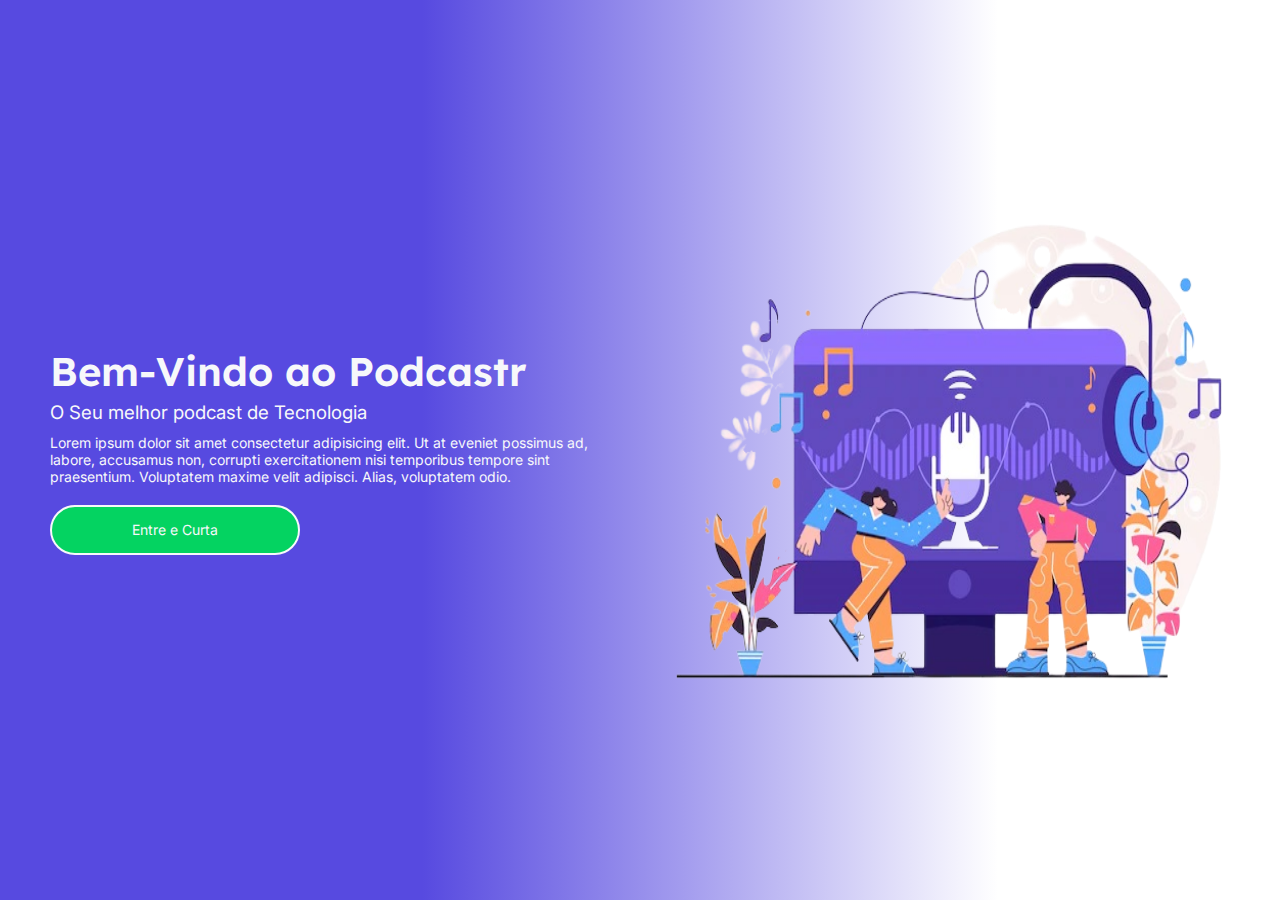
<file: Podcastr/index.html>
<!DOCTYPE html>
<html lang="pt-BR">

<head>
    <meta charset="UTF-8">
    <meta http-equiv="X-UA-Compatible" content="IE=edge">
    <meta name="viewport" content="width=device-width, initial-scale=1.0">
    <link rel="stylesheet" href="./css/style.css">
    <title>Podcastr</title>
</head>

<body>
    <main>
        <div class="container">

            <div class="content">
                <h1>Bem-Vindo ao Podcastr</h1>
                <h3>O Seu melhor podcast de Tecnologia</h3>
                <p>Lorem ipsum dolor sit amet consectetur adipisicing elit. Ut at eveniet possimus ad, labore, accusamus
                    non, corrupti exercitationem nisi temporibus tempore sint praesentium. Voluptatem maxime velit
                    adipisci.
                    Alias, voluptatem odio.</p>
                <div class="btn">
                    <a href="./pages/home.html">Entre e Curta</a>
                </div>
            </div>
            <img src="./img/ilustracao-bgremover.png" alt="">
        </div>
    </main>
</body>

</html>
</file>
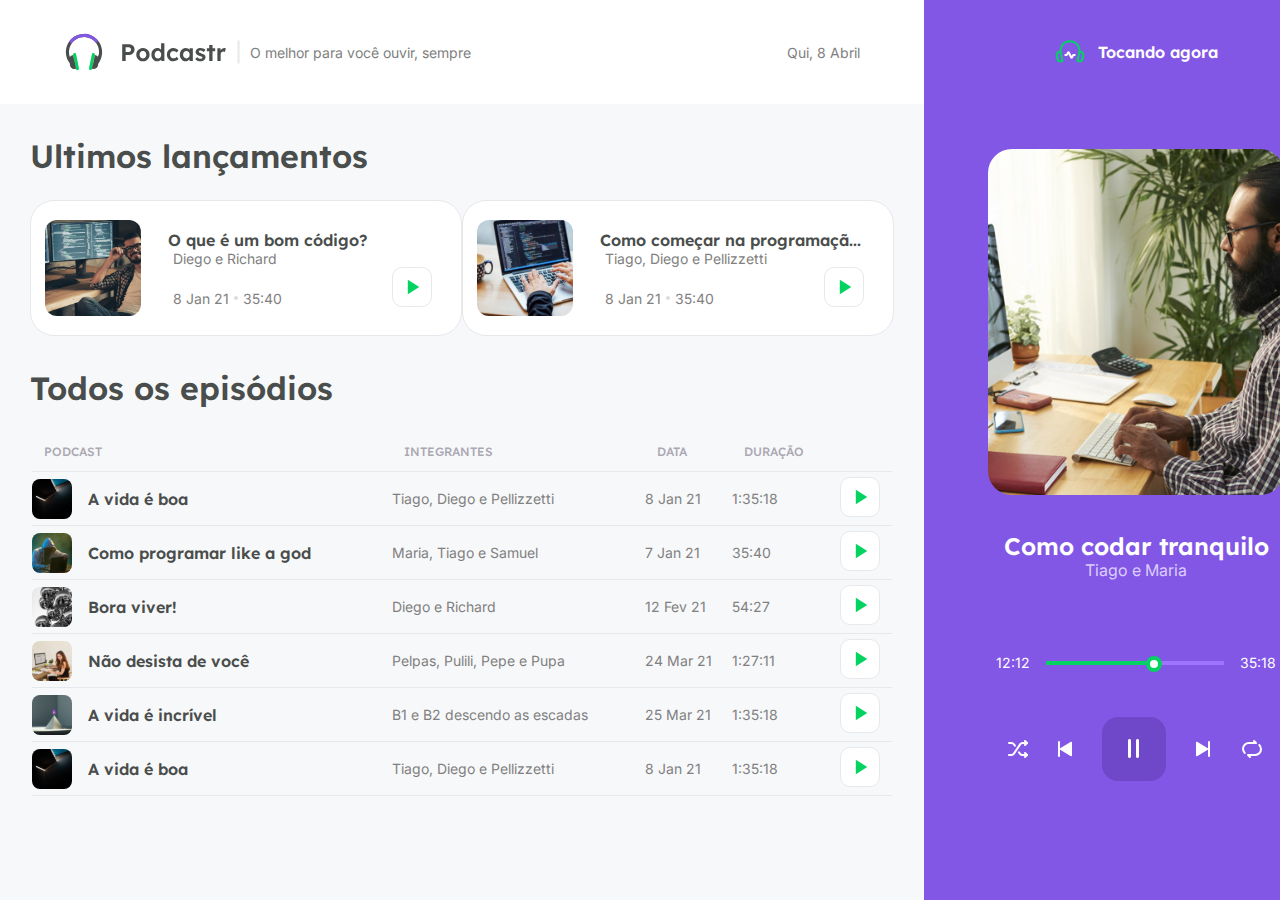
<file: Podcastr/pages/home.html>
<!DOCTYPE html>
<html lang="pt-BR">

<head>
    <meta charset="UTF-8">
    <meta http-equiv="X-UA-Compatible" content="IE=edge">
    <meta name="viewport" content="width=device-width, initial-scale=1.0">
    <link rel="stylesheet" href="../css/home.css">
    <title>Podcastr</title>
</head>

<body>
    <section class="page-container">
        <header class="header-container">
            <div class="header-content">
                <img src="../img/Logo.svg" alt="logo com um simbolo de fone de ouvido e o nome do site Podcastr"
                    class="logo">
                <div class="line"></div>
                <div class="text-header">
                    <p>O melhor para você ouvir, sempre</p>
                    <p>Qui, 8 Abril</p>
                </div>
            </div>
        </header>
        <main>
            <section class="new-podcast">
                <h1>Ultimos lançamentos</h1>
                <div class="cards">
                    <div class="card">
                        <img src="../img/card01.svg" alt="">
                        <div class="card-content">
                            <h2>O que é um bom código?</h2>
                            <p>Diego e Richard</p>
                            <div class="card-text">
                                <div class="text-content">
                                    <p>8 Jan 21 </p>
                                    <div class="circulo"></div>
                                    <p>35:40</p>
                                </div>
                                <img src="../img/Play.svg" alt="">
                            </div>
                        </div>
                    </div>
                    <div class="card">
                        <img src="../img/card02.svg" alt="">
                        <div class="card-content">
                            <h2>Como começar na programaçã...</h2>
                            <p>Tiago, Diego e Pellizzetti</p>
                            <div class="card-text">
                                <div class="text-content">
                                    <p>8 Jan 21 </p>
                                    <div class="circulo"></div>
                                    <p>35:40</p>
                                </div>
                                <img src="../img/Play.svg" alt="">
                            </div>
                        </div>
                    </div>
                </div>
                <h1>Todos os episódios</h1>
                <table>
                    <thead>
                        <tr>
                            <th scope="col">PODCAST</th>
                            <th scope="col">INTEGRANTES</th>
                            <th scope="col">DATA</th>
                            <th scope="col">DURAÇÃO</th>
                            <th scope="col"></th>
                        </tr>
                    </thead>
                    <tbody>
                        <tr>
                            <td>
                                <div class="list-img">
                                    <img src="../img/podcast01.svg" alt="">
                                    <p>A vida é boa</p>
                                </div>
                            </td>
                            <td>
                                <p>Tiago, Diego e Pellizzetti</p>
                            </td>
                            <td>
                                <p>8 Jan 21</p>
                            </td>
                            <td>
                                <p>1:35:18</p>
                            </td>
                            <td>
                                <img src="../img/Play.svg" alt="">
                            </td>
                        </tr>
                        <tr>
                            <td>
                                <div class="list-img">
                                    <img src="../img/podcast02.svg" alt="">
                                    <p>Como programar like a god</p>
                                </div>
                            </td>
                            <td>
                                <p>Maria, Tiago e Samuel</p>
                            </td>
                            <td>
                                <p>7 Jan 21</p>
                            </td>
                            <td>
                                <p>35:40</p>
                            </td>
                            <td>
                                <img src="../img/Play.svg" alt="">
                            </td>
                        </tr>
                        <tr>
                            <td>
                                <div class="list-img">
                                    <img src="../img/podcast03.svg" alt="">
                                    <p>Bora viver!</p>
                                </div>
                            </td>
                            <td>
                                <p>Diego e Richard</p>
                            </td>
                            <td>
                                <p>12 Fev 21</p>
                            </td>
                            <td>
                                <p>54:27</p>
                            </td>
                            <td>
                                <img src="../img/Play.svg" alt="">
                            </td>
                        </tr>
                        <tr>
                            <td>
                                <div class="list-img">
                                    <img src="../img/podcast04.svg" alt="">
                                    <p>Não desista de você</p>
                                </div>
                            </td>
                            <td>
                                <p>Pelpas, Pulili, Pepe e Pupa</p>
                            </td>
                            <td>
                                <p>24 Mar 21</p>
                            </td>
                            <td>
                                <p>1:27:11</p>
                            </td>
                            <td>
                                <img src="../img/Play.svg" alt="">
                            </td>
                        </tr>
                        <tr>
                            <td>
                                <div class="list-img">
                                    <img src="../img/podcast05.svg" alt="">
                                    <p>A vida é incrível</p>
                                </div>
                            </td>
                            <td>
                                <p>B1 e B2 descendo as escadas</p>
                            </td>
                            <td>
                                <p>25 Mar 21</p>
                            </td>
                            <td>
                                <p>1:35:18</p>
                            </td>
                            <td>
                                <img src="../img/Play.svg" alt="">
                            </td>
                        </tr>
                        <tr>
                            <td>
                                <div class="list-img">
                                    <img src="../img/podcast06.svg" alt="">
                                    <p>A vida é boa</p>
                                </div>
                            </td>
                            <td>
                                <p>Tiago, Diego e Pellizzetti</p>
                            </td>
                            <td>
                                <p>8 Jan 21</p>
                            </td>
                            <td>
                                <p>1:35:18</p>
                            </td>
                            <td>
                                <img src="../img/Play.svg" alt="">
                            </td>
                        </tr>
                    </tbody>
                </table>
            </section>
        </main>
    </section>
    <section class="player-container">
        <div class="player-top">
            <img src="../img/Headphone.svg" alt="imagem de um fone de ouvido verde">
            <p>Tocando agora</p>
        </div>
        <div class="player-img">
            <img src="../img/play-ativo.svg" alt="">
        </div>
        <div class="player-text">
            <h1>Como codar tranquilo</h1>
            <p>Tiago e Maria</p>
        </div>
        <div class="progress">
            <div class="progress-time">
                <p class="left">12:12</p>
                <div class="progress-bar">
                    <div class="progress-bar-line">
                        <div class="progress-bar-point"></div>
                    </div>
                </div>
                <p class="right">35:18</p>
            </div>
        </div>
        <div class="player-btn">
            <img src="../img/Random.svg" alt="">
            <img src="../img/play_arrow.svg" alt="">
            <img src="../img/Stop_music.svg" alt="">
            <img class="arrow" src="../img/play_arrow.svg" alt="">
            <img src="../img/repetir.svg" alt="">
        </div>
    </section>
</body>

</html>
</file>
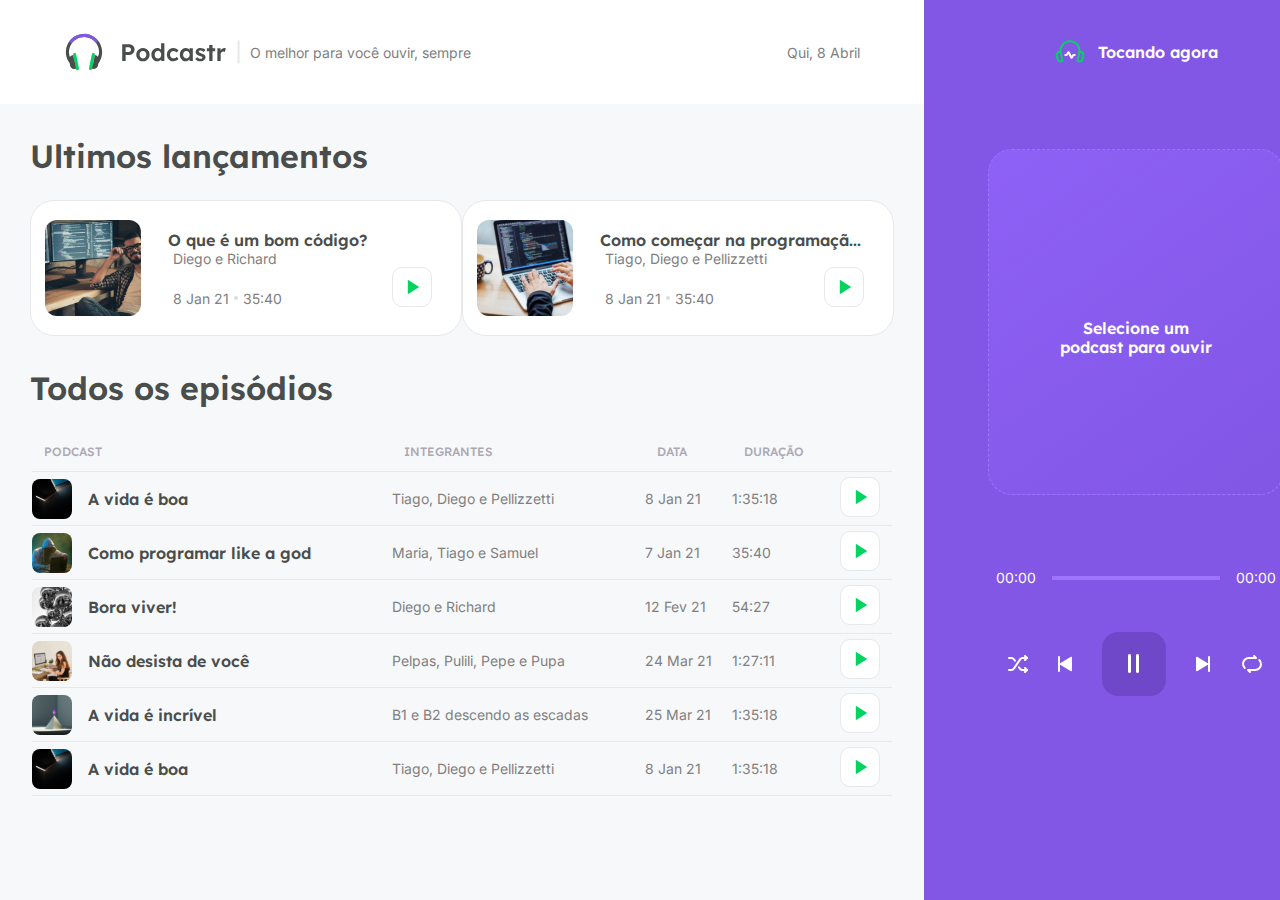
<file: Podcastr/pages/home2.html>
<!DOCTYPE html>
<html lang="pt-BR">

<head>
    <meta charset="UTF-8">
    <meta http-equiv="X-UA-Compatible" content="IE=edge">
    <meta name="viewport" content="width=device-width, initial-scale=1.0">
    <link rel="stylesheet" href="../css/home.css">
    <title>Podcastr</title>
</head>

<body>
    <section class="page-container">
        <header class="header-container">
            <div class="header-content">
                <img src="../img/Logo.svg" alt="logo com um simbolo de fone de ouvido e o nome do site Podcastr"
                    class="logo">
                <div class="line"></div>
                <div class="text-header">
                    <p>O melhor para você ouvir, sempre</p>
                    <p>Qui, 8 Abril</p>
                </div>
            </div>
        </header>
        <main>
            <section class="new-podcast">
                <h1>Ultimos lançamentos</h1>
                <div class="cards">
                    <div class="card">
                        <img src="../img/card01.svg" alt="">
                        <div class="card-content">
                            <h2>O que é um bom código?</h2>
                            <p>Diego e Richard</p>
                            <div class="card-text">
                                <div class="text-content">
                                    <p>8 Jan 21 </p>
                                    <div class="circulo"></div>
                                    <p>35:40</p>
                                </div>
                                <img src="../img/Play.svg" alt="">
                            </div>
                        </div>
                    </div>
                    <div class="card">
                        <img src="../img/card02.svg" alt="">
                        <div class="card-content">
                            <h2>Como começar na programaçã...</h2>
                            <p>Tiago, Diego e Pellizzetti</p>
                            <div class="card-text">
                                <div class="text-content">
                                    <p>8 Jan 21 </p>
                                    <div class="circulo"></div>
                                    <p>35:40</p>
                                </div>
                                <img src="../img/Play.svg" alt="">
                            </div>
                        </div>
                    </div>
                </div>
                <h1>Todos os episódios</h1>
                <table>
                    <thead>
                        <tr>
                            <th scope="col">PODCAST</th>
                            <th scope="col">INTEGRANTES</th>
                            <th scope="col">DATA</th>
                            <th scope="col">DURAÇÃO</th>
                            <th scope="col"></th>
                        </tr>
                    </thead>
                    <tbody>
                        <tr>
                            <td>
                                <div class="list-img">
                                    <img src="../img/podcast01.svg" alt="">
                                    <p>A vida é boa</p>
                                </div>
                            </td>
                            <td>
                                <p>Tiago, Diego e Pellizzetti</p>
                            </td>
                            <td>
                                <p>8 Jan 21</p>
                            </td>
                            <td>
                                <p>1:35:18</p>
                            </td>
                            <td>
                                <img src="../img/Play.svg" alt="">
                            </td>
                        </tr>
                        <tr>
                            <td>
                                <div class="list-img">
                                    <img src="../img/podcast02.svg" alt="">
                                    <p>Como programar like a god</p>
                                </div>
                            </td>
                            <td>
                                <p>Maria, Tiago e Samuel</p>
                            </td>
                            <td>
                                <p>7 Jan 21</p>
                            </td>
                            <td>
                                <p>35:40</p>
                            </td>
                            <td>
                                <img src="../img/Play.svg" alt="">
                            </td>
                        </tr>
                        <tr>
                            <td>
                                <div class="list-img">
                                    <img src="../img/podcast03.svg" alt="">
                                    <p>Bora viver!</p>
                                </div>
                            </td>
                            <td>
                                <p>Diego e Richard</p>
                            </td>
                            <td>
                                <p>12 Fev 21</p>
                            </td>
                            <td>
                                <p>54:27</p>
                            </td>
                            <td>
                                <img src="../img/Play.svg" alt="">
                            </td>
                        </tr>
                        <tr>
                            <td>
                                <div class="list-img">
                                    <img src="../img/podcast04.svg" alt="">
                                    <p>Não desista de você</p>
                                </div>
                            </td>
                            <td>
                                <p>Pelpas, Pulili, Pepe e Pupa</p>
                            </td>
                            <td>
                                <p>24 Mar 21</p>
                            </td>
                            <td>
                                <p>1:27:11</p>
                            </td>
                            <td>
                                <img src="../img/Play.svg" alt="">
                            </td>
                        </tr>
                        <tr>
                            <td>
                                <div class="list-img">
                                    <img src="../img/podcast05.svg" alt="">
                                    <p>A vida é incrível</p>
                                </div>
                            </td>
                            <td>
                                <p>B1 e B2 descendo as escadas</p>
                            </td>
                            <td>
                                <p>25 Mar 21</p>
                            </td>
                            <td>
                                <p>1:35:18</p>
                            </td>
                            <td>
                                <img src="../img/Play.svg" alt="">
                            </td>
                        </tr>
                        <tr>
                            <td>
                                <div class="list-img">
                                    <img src="../img/podcast06.svg" alt="">
                                    <p>A vida é boa</p>
                                </div>
                            </td>
                            <td>
                                <p>Tiago, Diego e Pellizzetti</p>
                            </td>
                            <td>
                                <p>8 Jan 21</p>
                            </td>
                            <td>
                                <p>1:35:18</p>
                            </td>
                            <td>
                                <img src="../img/Play.svg" alt="">
                            </td>
                        </tr>
                    </tbody>
                </table>
            </section>
        </main>
    </section>
    <section class="player-container">
        <div class="player-top">
            <img src="../img/Headphone.svg" alt="imagem de um fone de ouvido verde">
            <p>Tocando agora</p>
        </div>
        <div class="player-img  player-sem-img">
            <div class="player-text player-text-sem-img">
                <p>Selecione um <br> podcast para ouvir</p>
            </div>
        </div>
        <div class="progress">
            <div class="progress-time">
                <p class="left">00:00</p>
                <div class="progress-bar"></div>
                <p class="right">00:00</p>
            </div>
        </div>
        <div class="player-btn">
            <img src="../img/Random.svg" alt="">
            <img src="../img/play_arrow.svg" alt="">
            <img src="../img/Stop_music.svg" alt="">
            <img class="arrow" src="../img/play_arrow.svg" alt="">
            <img src="../img/repetir.svg" alt="">
        </div>
    </section>
</body>

</html>
</file>
<file: Podcastr/css/style.css>
@import url('https://fonts.googleapis.com/css2?family=Inter:wght@300;400;700;900&family=Lexend:wght@300;400;600;700;900&display=swap');

*{
    margin:0;
    padding:0;
    box-sizing: border-box;
}
.container{
    height: 100vh;
    width: 100vw;
    display: flex;
    justify-content: center;
    align-items: center;
    background: linear-gradient(90deg, rgba(87,74,224,1) 33%, rgba(255,255,255,1) 78%);
}
.container img{
    width: 50%;
    height: 60%;
}
.content{
    margin: 50px;
    color: #f7f8fa;
}
.content h1{
    font-family: 'Lexend';
    font-style: normal;
    font-size: 40px;
    font-weight: 600;
    margin-bottom: 5px;
}
.content h3{
    font-family: 'Inter', sans-serif;
    font-style: normal;
    font-weight: 400;
    margin-bottom: 10px;
}
.content p{
    font-family: 'Inter', sans-serif;
    font-style: normal;
    font-size: 14px;
    margin-bottom: 20px;
}

.content .btn{
    width: 250px;
    height: 50px;
    background-color: #04D361;
    border-radius: 25px;
    border: 2px solid #f7f8fa;
    display: flex;
    justify-content: center;
    align-items: center;
}

.content .btn a{
    text-decoration: none;
    font-family: 'Inter', sans-serif;
    font-style: normal;
    font-size: 14px;
    color:#f7f8fa;
}
</file>
<file: Podcastr/css/home.css>
@import url('https://fonts.googleapis.com/css2?family=Inter:wght@300;400;700;900&family=Lexend:wght@300;400;600;700;900&display=swap');

* {
    margin: 0;
    padding: 0;
    box-sizing: border-box;
}

body {
    background-color: #f7f8fa;
    display: grid;
    grid-template-columns: 1fr 424px;
}

.player-container {
    background-color: #8257E5;
    width: 424px;
    height: 100vh;
    display: flex;
    flex-direction: column;
    align-items: center;
}

.page-container {
    background-color: #f7f8fa;
    height: 100vh;
}

.header-container {
    background-color: #ffff;
    width: 100%;
    height: 104px;
    display: flex;
    justify-content: center;
    align-items: center;
}

.header-container .header-content {
    margin: 0 64px;
    width: 100%;
    display: flex;
    justify-content: space-around;
    align-items: center;
}

.line {
    width: 24px;
    border: 1px solid #E6E8EB;
    transform: rotate(90deg);
}

.text-header {
    display: flex;
    align-items: center;
    justify-content: space-between;
    width: 80%;
}

.text-header p {
    color: rgba(128, 128, 128, 1);
    font-family: 'Inter', sans-serif;
    font-style: normal;
    font-weight: 400;
    font-size: 14px;
}
/*-----------main------------*/
.new-podcast h1 {
    margin-top: 32px;
    margin-left: 30px;
    margin-bottom: 24px;
    font-family: 'Lexend';
    font-style: normal;
    font-weight: 600;
    color: #494D4B;
}
/*-----------cards-----------*/
.cards{
    display: flex;
    justify-content: space-between;
    align-items: center;
    margin: 0 30px;
}

.card {
    width: 432px;
    height: 136px;
    background: #FFFFFF;
    border: 1px solid #E6E8EB;
    border-radius: 24px;

    display: flex;
    justify-content: space-around;
    align-items: center;
}

.card p {
    margin:0 5px;
    font-family: 'Inter';
    font-style: normal;
    font-weight: 400;
    font-size: 14px;
    color: #808080;
}
.card-content{
    width: 65%;
}
.card-content h2 {
    font-family: 'Lexend';
    font-style: normal;
    font-weight: 600;
    color: #494D4B;
    font-size: 16px;
}

.card-text{
    display: flex;
    align-items: flex-end;
    justify-content: space-between;
}

.card-text img{
    margin-right: 15px;
}

.text-content{
    display: flex;
    align-items:center;
    justify-content: space-between;
}

.card-text .circulo{
    height: 4px;
    width: 4px;
    background: #DDDDDD;
    border-radius: 50%;
}
/*-----------cards-----------*/
table{
    border-collapse: collapse;
    margin: 0 auto;
    width: 93%;
}
table th{
    text-align: left;
    padding: 12px;
    font-family: 'Lexend';
    font-style: normal;
    font-weight: 500;
    font-size: 12px;
    text-transform: uppercase;
    color: #ABA8B3;
    border-bottom: 1px solid #E6E8EB;
}
table td{
    padding-top: 5px;
    padding-bottom: 5px;
    text-align: left;
    font-family: 'Inter';
    font-style: normal;
    font-weight: 400;
    font-size: 14px;
    color: #808080;
    border-bottom: 1px solid #E6E8EB;
}
table td .list-img{
    display: flex;
    justify-content: start;
    align-items: center;
}
table td .list-img img {
    margin-right: 16px;
}
table td:first-child{
    font-family: 'Lexend';
    font-style: normal;
    font-weight: 600;
    font-size: 16px;
    color: #494D4B;
}
/*-----------player-----------*/
.player-container .player-top {
    margin-top: 36px;
    display: flex;
    align-items: center;
    justify-content: center;
}

.player-container .player-top p {
    font-family: 'Lexend', sans-serif;
    font-style: normal;
    font-weight: 600;
    color: #ffff;
    margin-left: 12px;
}

.player-container .player-img{
    margin: 81px 64px 0px 64px;
}
.player-container .player-sem-img{
    Width: 296px;
    Height: 346px;
    background: linear-gradient(143.8deg, rgba(145, 100, 250, 0.8) 0%, rgba(145, 100, 250, 0) 100%);
    border: 1.5px dashed #9F75FF;
    border-radius: 24px;

    display: flex;
    justify-content: center;
    align-items: center;
}

.player-container .player-text{
    text-align: center;
    margin-top: 32px;
}
.player-container .player-text h1{
    font-family: 'Lexend';
    font-style: normal;
    font-weight: 600;
    font-size: 24px;
    line-height: 30px;
    color: #FFFFFF;
}

.player-container .player-text p{
    font-family: 'Inter';
    font-style: normal;
    font-weight: 400;
    font-size: 16px;
    line-height: 19px;
    color: #DCCDFF;
}
.player-container .player-text-sem-img p{
    font-family: 'Lexend';
    font-style: normal;
    font-weight: 600;
    font-size: 16px;
    text-align: center;
    color: #FFFFFF;
}
.player-container .progress-time{
    width:280px;
    display:flex;
    justify-content: space-around;
    align-items: center;
    margin-top: 74px;

    font-family: 'Inter';
    font-style: normal;
    font-weight: 400;
    font-size: 14px;
    line-height: 17px;
    color: #FFFFFF;
}
.progress-time .progress-bar{
    width: 200px;
    margin-left: 16px;
    margin-right: 16px;
    height: 4px;
    background-color: #9F75FF;
    display: flex;
    justify-content: start;
    align-items: center;
}
  .progress-bar .progress-bar-line{
    width: 100px;
    height: 4px;
    background-color: #04D361;
  
  }
  .progress-bar .progress-bar-point{
    background: #FFFFFF;
    border: 4px solid #04D361;
    width: 16px;
    height: 16px;
    border-radius: 50%;
    margin-left: 100px;
    transform: translateY(-5px);
  }

  .player-btn{
    width: 256px;
    margin-top: 46px;
    display:flex;
    align-items: center;
    justify-content: space-between;
  }

  .player-btn .arrow{
      transform: rotate(180deg)
  }
</file>
